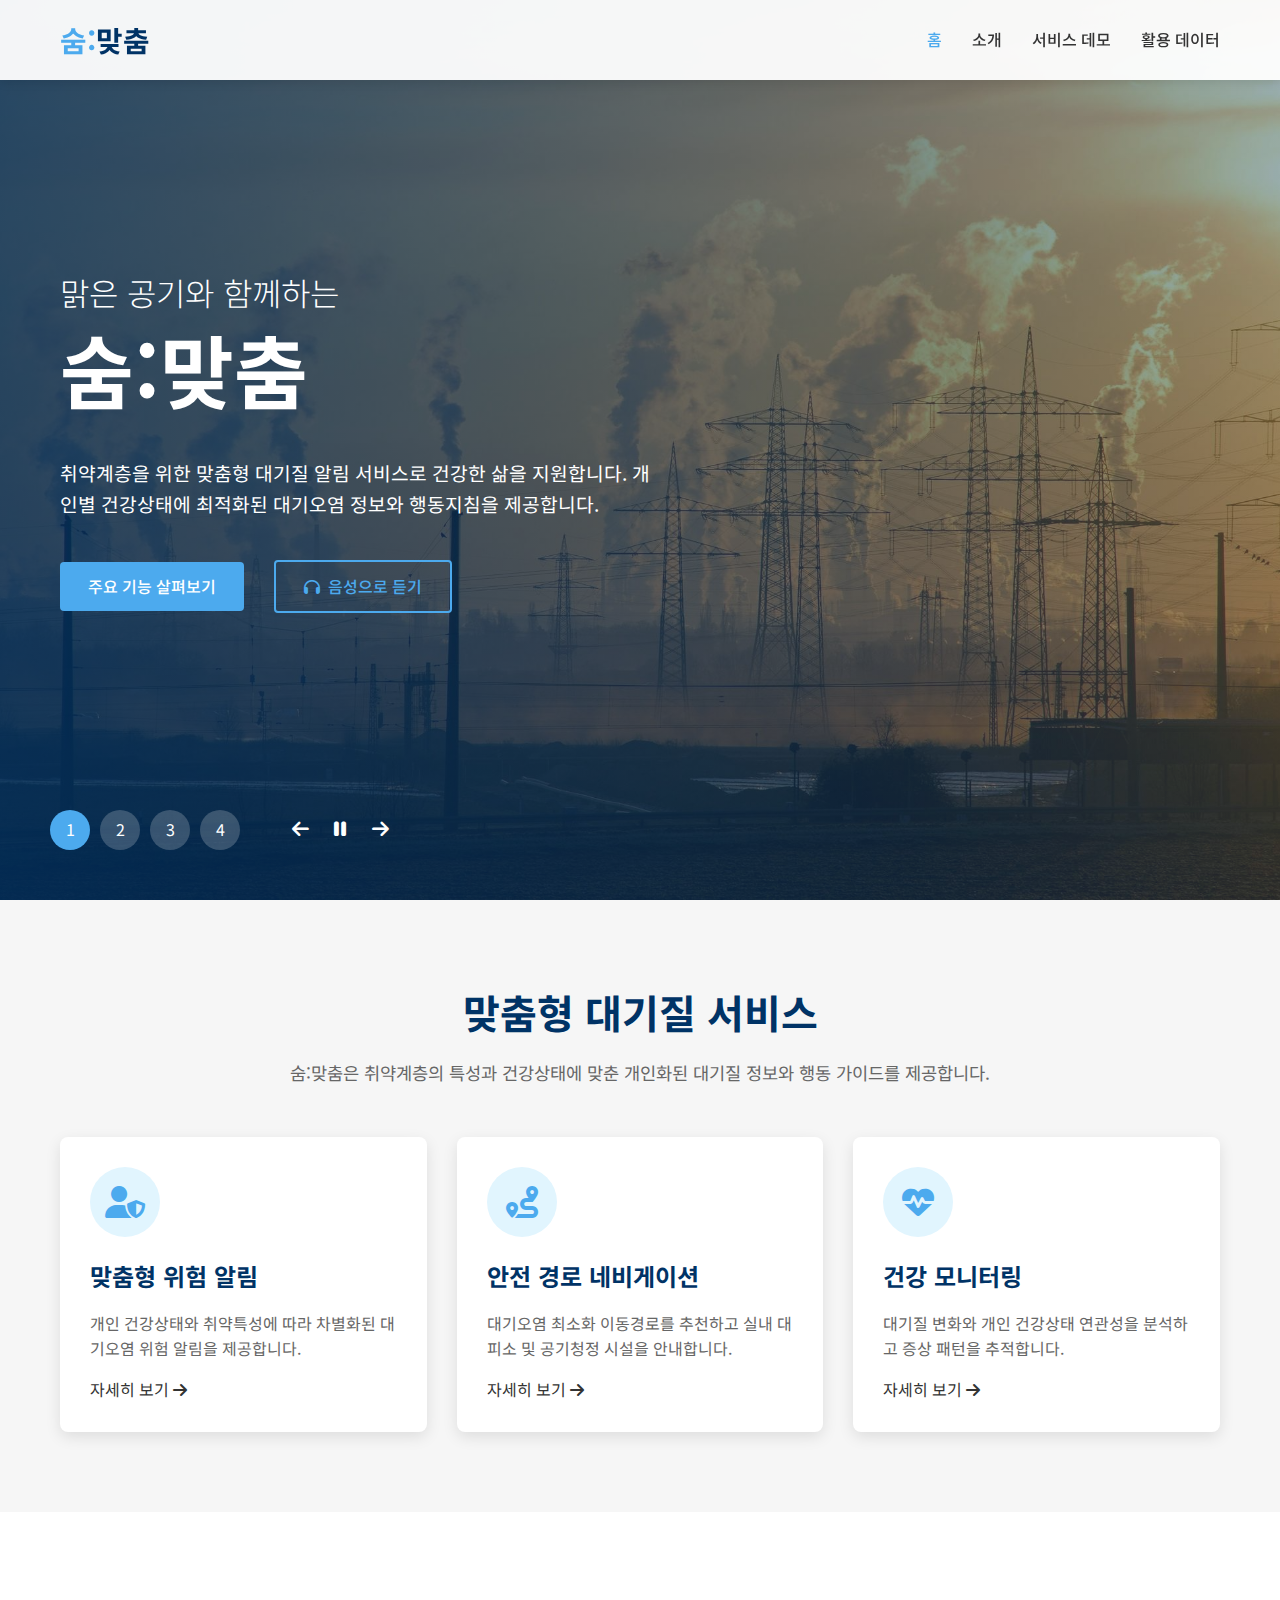
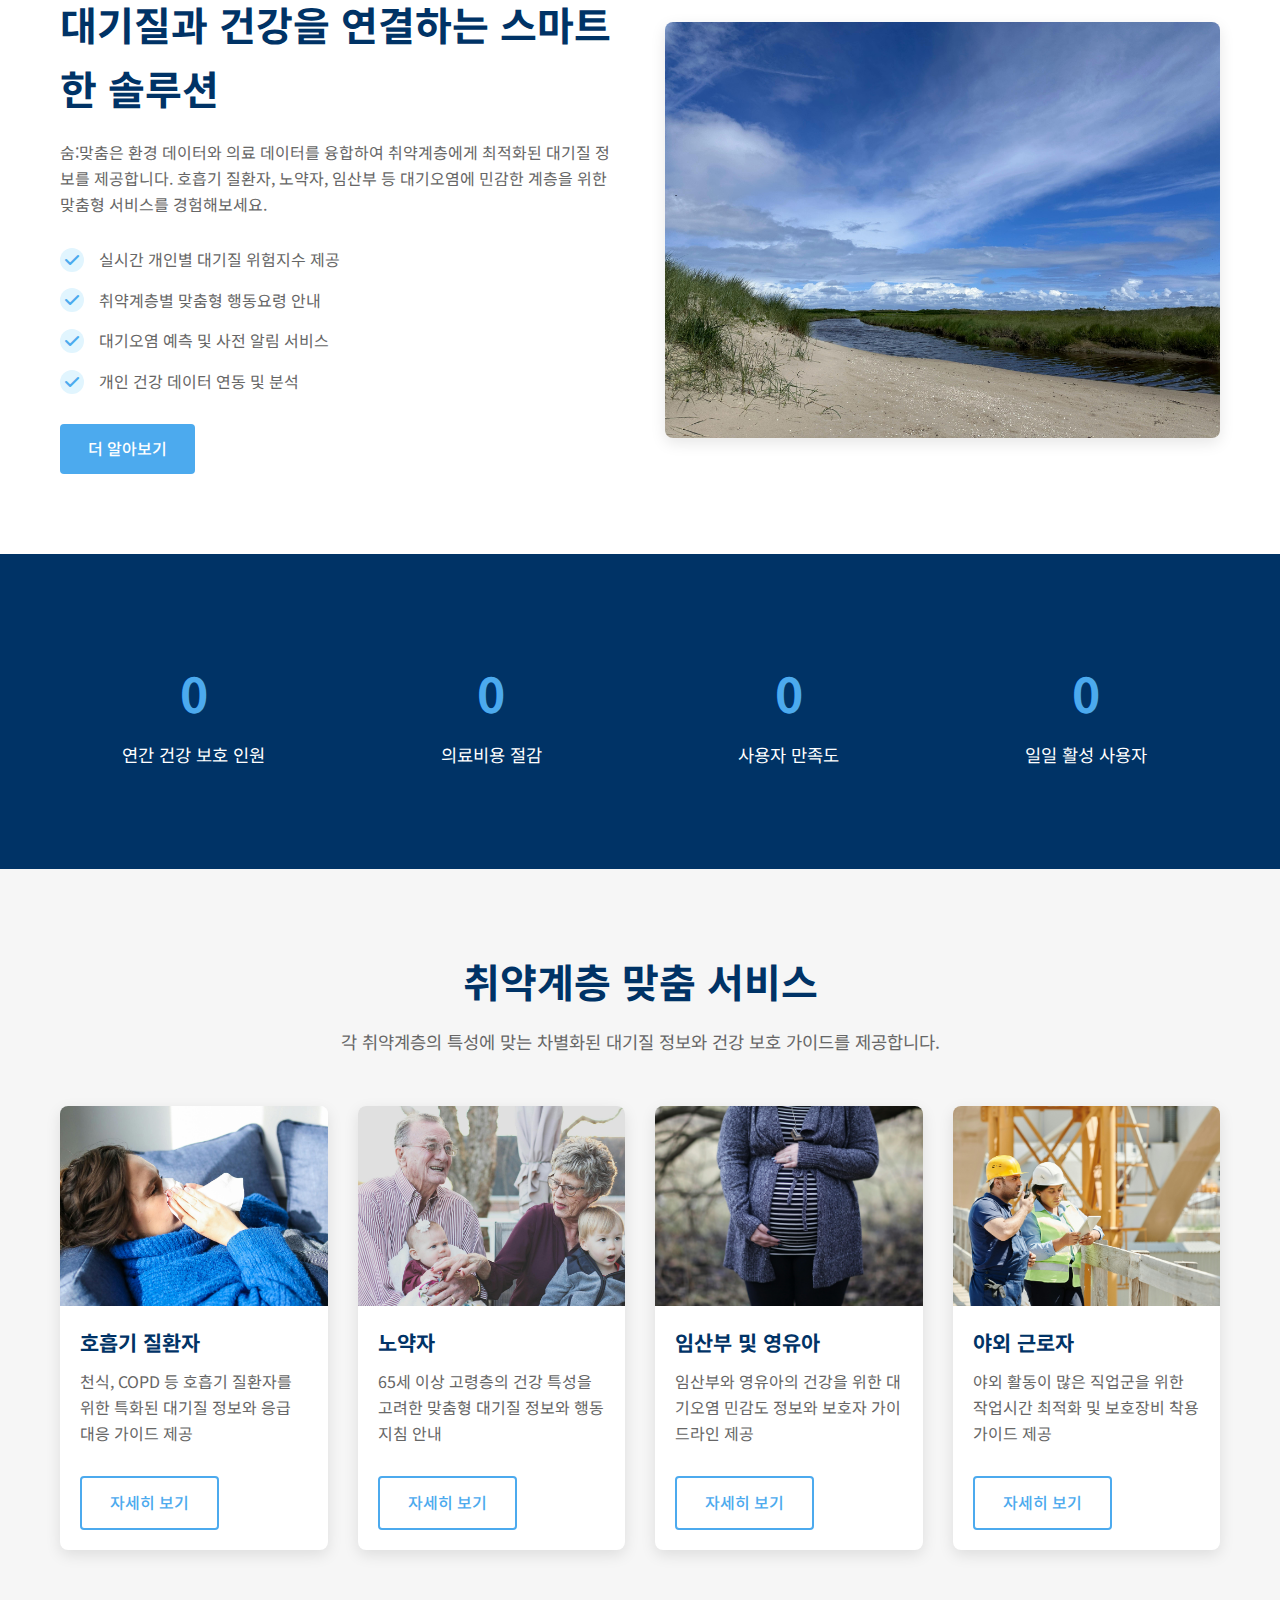
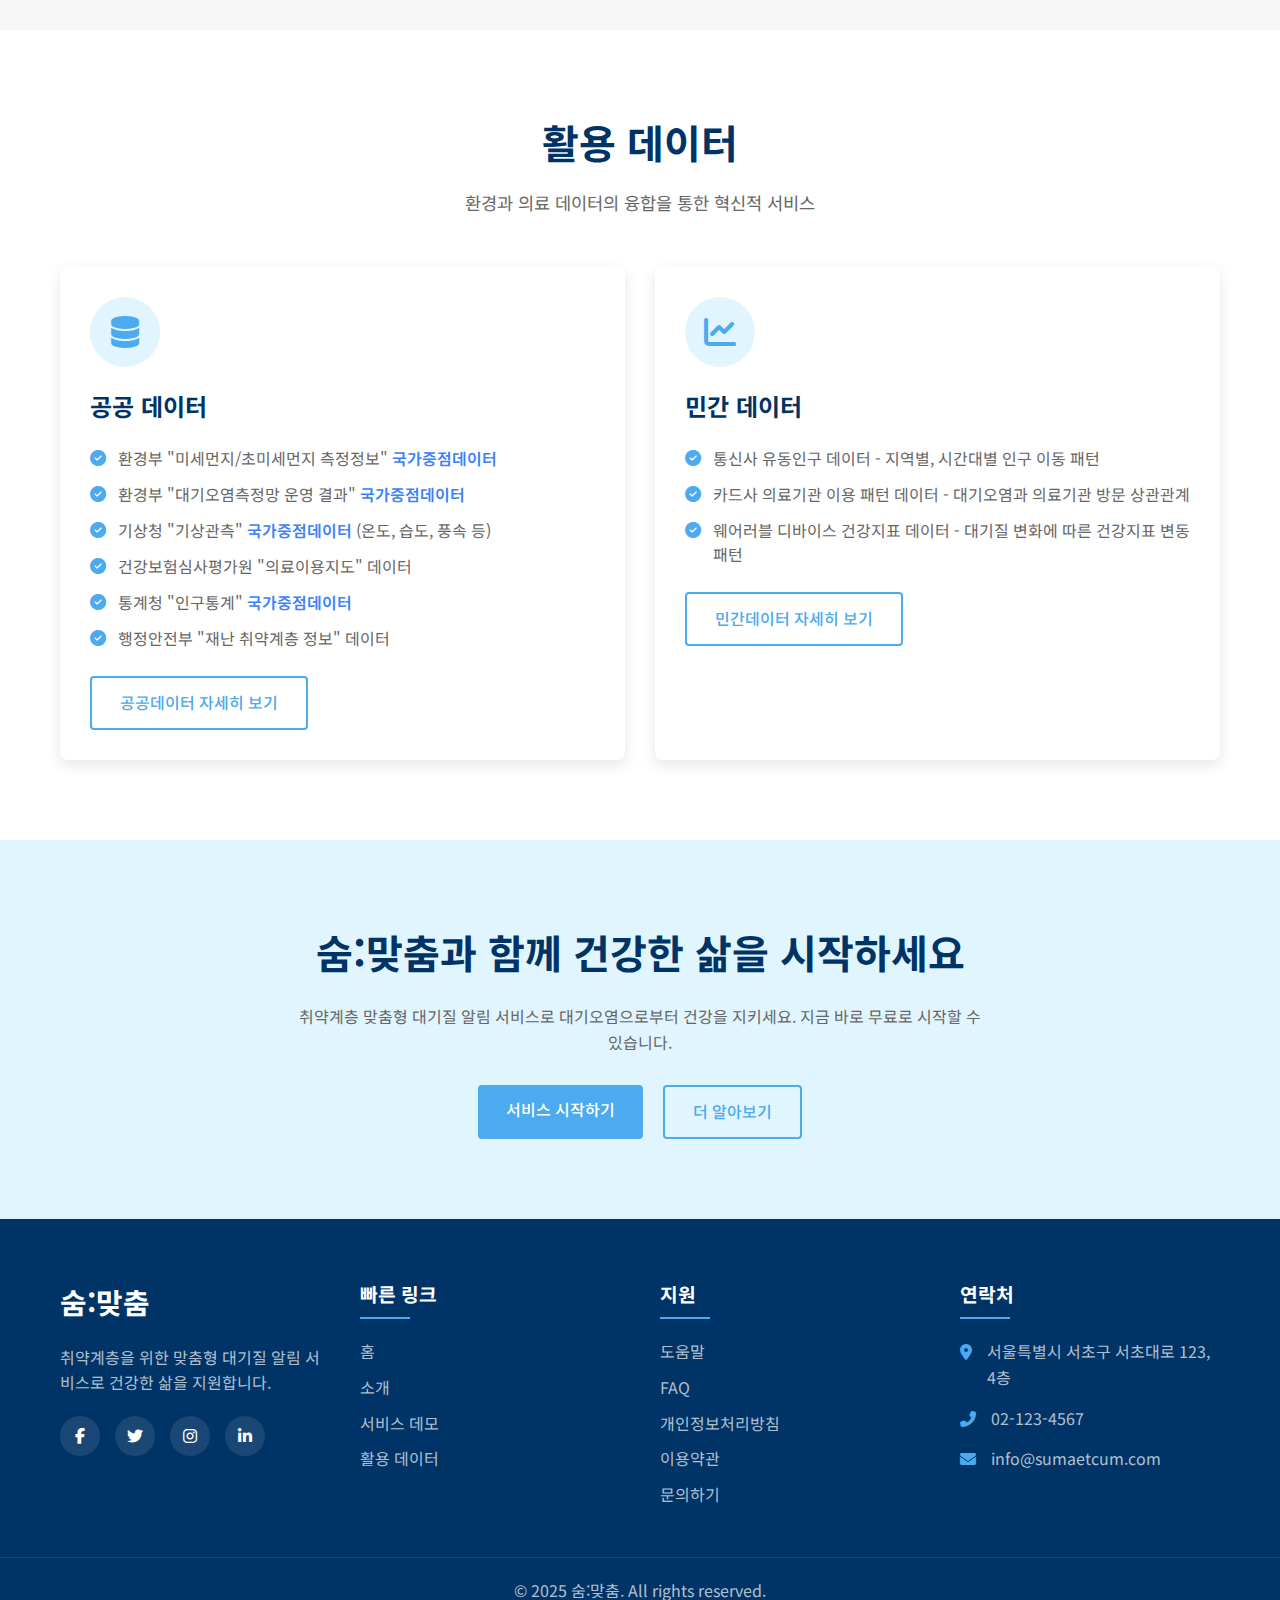
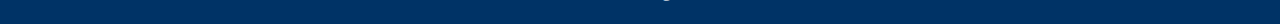
<file: index.html>
<!DOCTYPE html>
<html lang="ko">
<head>
    <meta charset="UTF-8">
    <meta name="viewport" content="width=device-width, initial-scale=1.0">
    <title>숨:맞춤 - 취약계층 맞춤형 대기질 알림 서비스</title>
    <link rel="stylesheet" href="https://cdnjs.cloudflare.com/ajax/libs/font-awesome/6.4.0/css/all.min.css">
    <link href="https://fonts.googleapis.com/css2?family=Noto+Sans+KR:wght@300;400;500;700&display=swap" rel="stylesheet">
    <style>
        /* 전역 스타일 */
        :root {
            --primary-color: #4CAAEE;
            --secondary-color: #45D09E;
            --dark-blue: #003366;
            --light-blue: #E1F5FE;
            --dark-gray: #333;
            --medium-gray: #666;
            --light-gray: #f6f6f6;
            --white: #fff;
            --shadow: 0 5px 15px rgba(0, 0, 0, 0.1);
        }

        * {
            margin: 0;
            padding: 0;
            box-sizing: border-box;
        }

        body {
            font-family: 'Noto Sans KR', sans-serif;
            line-height: 1.6;
            color: var(--dark-gray);
            overflow-x: hidden;
        }

        a {
            text-decoration: none;
            color: inherit;
        }

        ul {
            list-style: none;
        }

        .container {
            max-width: 1200px;
            margin: 0 auto;
            padding: 0 20px;
        }

        .section {
            padding: 80px 0;
        }

        .section-title {
            text-align: center;
            margin-bottom: 50px;
        }

        .section-title h2 {
            font-size: 2.5rem;
            margin-bottom: 15px;
            color: var(--dark-blue);
        }

        .section-title p {
            font-size: 1.1rem;
            color: var(--medium-gray);
            max-width: 700px;
            margin: 0 auto;
        }

        .btn {
            display: inline-block;
            padding: 12px 28px;
            font-size: 1rem;
            font-weight: 500;
            border-radius: 4px;
            cursor: pointer;
            transition: all 0.3s ease;
            text-align: center;
        }

        .btn-primary {
            background-color: var(--primary-color);
            color: var(--white);
            border: none;
        }

        .btn-primary:hover {
            background-color: #3b99dd;
            transform: translateY(-2px);
            box-shadow: var(--shadow);
        }

        .btn-secondary {
            background-color: transparent;
            color: var(--primary-color);
            border: 2px solid var(--primary-color);
        }

        .btn-secondary:hover {
            background-color: var(--primary-color);
            color: var(--white);
            transform: translateY(-2px);
            box-shadow: var(--shadow);
        }

        /* 헤더 스타일 */
        .header {
            position: fixed;
            top: 0;
            left: 0;
            width: 100%;
            background-color: rgba(255, 255, 255, 0.95);
            box-shadow: 0 2px 10px rgba(0, 0, 0, 0.1);
            z-index: 1000;
            transition: all 0.3s ease;
        }

        .header.scrolled {
            background-color: var(--white);
        }

        .header-container {
            display: flex;
            justify-content: space-between;
            align-items: center;
            height: 80px;
        }

        .logo {
            font-size: 1.8rem;
            font-weight: 700;
            color: var(--primary-color);
        }

        .logo span {
            color: var(--dark-blue);
        }

        .nav-menu {
            display: flex;
        }

        .nav-menu li {
            margin-left: 30px;
        }

        .nav-menu li a {
            font-size: 1rem;
            font-weight: 500;
            color: var(--dark-gray);
            transition: color 0.3s ease;
        }

        .nav-menu li a:hover,
        .nav-menu li a.active {
            color: var(--primary-color);
        }

        .mobile-toggle {
            display: none;
            font-size: 1.5rem;
            cursor: pointer;
        }

        /* 히어로 섹션 스타일 */
        .hero-section {
            position: relative;
            width: 100%;
            height: 100vh;
            min-height: 600px;
            overflow: hidden;
            color: var(--white);
            padding-top: 80px;
        }

        .hero-slide {
            position: absolute;
            top: 0;
            left: 0;
            width: 100%;
            height: 100%;
            opacity: 0;
            transition: opacity 1s ease;
            z-index: 1;
        }

        .hero-slide.active {
            opacity: 1;
            z-index: 2;
        }

        .hero-background {
            position: absolute;
            top: 0;
            left: 0;
            width: 100%;
            height: 100%;
            background-size: cover;
            background-position: center;
        }

        .hero-overlay {
            position: absolute;
            top: 0;
            left: 0;
            width: 100%;
            height: 100%;
            background: linear-gradient(to right, rgba(0, 51, 102, 0.8), rgba(0, 51, 102, 0.4));
        }

        .hero-content {
            position: relative;
            max-width: 1200px;
            margin: 0 auto;
            padding: 0 20px;
            height: 100%;
            display: flex;
            flex-direction: column;
            justify-content: center;
            padding-bottom: 100px;
            z-index: 10;
        }

        .hero-title {
            display: flex;
            flex-direction: column;
            margin-bottom: 20px;
        }

        .title-top {
            font-size: 2rem;
            font-weight: 300;
            margin-bottom: 10px;
        }

        .title-main {
            font-size: 5rem;
            font-weight: 700;
            line-height: 1;
            margin-bottom: 30px;
        }

        .hero-description {
            font-size: 1.2rem;
            max-width: 600px;
            margin-bottom: 40px;
        }

        .hero-cta {
            display: flex;
            flex-wrap: wrap;
            gap: 15px;
            align-items: center;
        }

        .hero-slider-nav {
            position: absolute;
            bottom: 50px;
            left: 50px;
            display: flex;
            align-items: center;
            z-index: 10;
        }

        .slider-dots {
            display: flex;
            margin-right: 30px;
        }

        .slider-dots .dot {
            width: 40px;
            height: 40px;
            display: flex;
            align-items: center;
            justify-content: center;
            border-radius: 50%;
            margin-right: 10px;
            background-color: rgba(255, 255, 255, 0.2);
            cursor: pointer;
            transition: all 0.3s ease;
        }

        .slider-dots .dot.active {
            background-color: var(--primary-color);
        }

        .slider-arrows {
            display: flex;
        }

        .slider-arrows .arrow {
            width: 40px;
            height: 40px;
            border: none;
            background: none;
            color: var(--white);
            font-size: 1.2rem;
            cursor: pointer;
            transition: all 0.3s ease;
        }

        .slider-arrows .arrow:hover {
            color: var(--primary-color);
        }

        /* 특징 섹션 스타일 */
        .features {
            background-color: var(--light-gray);
        }

        .features-container {
            display: grid;
            grid-template-columns: repeat(auto-fit, minmax(300px, 1fr));
            gap: 30px;
        }

        .feature-card {
            background-color: var(--white);
            border-radius: 8px;
            padding: 30px;
            box-shadow: var(--shadow);
            transition: transform 0.3s ease;
        }

        .feature-card:hover {
            transform: translateY(-10px);
        }

        .feature-icon {
            width: 70px;
            height: 70px;
            background-color: var(--light-blue);
            border-radius: 50%;
            display: flex;
            align-items: center;
            justify-content: center;
            margin-bottom: 20px;
            color: var(--primary-color);
            font-size: 2rem;
        }

        .feature-title {
            font-size: 1.5rem;
            margin-bottom: 15px;
            color: var(--dark-blue);
        }

        .feature-description {
            color: var(--medium-gray);
            margin-bottom: 15px;
        }

        /* 앱 소개 섹션 스타일 */
        .app-showcase {
            position: relative;
            overflow: hidden;
        }

        .app-showcase-container {
            display: flex;
            flex-wrap: wrap;
            align-items: center;
        }

        .app-content {
            flex: 1;
            min-width: 300px;
            padding-right: 50px;
        }

        .app-title {
            font-size: 2.5rem;
            margin-bottom: 20px;
            color: var(--dark-blue);
        }

        .app-description {
            color: var(--medium-gray);
            margin-bottom: 30px;
        }

        .app-features-list {
            margin-bottom: 30px;
        }

        .app-feature-item {
            display: flex;
            align-items: center;
            margin-bottom: 15px;
        }

        .app-feature-icon {
            width: 24px;
            height: 24px;
            background-color: var(--light-blue);
            border-radius: 50%;
            display: flex;
            align-items: center;
            justify-content: center;
            margin-right: 15px;
            color: var(--primary-color);
        }

        .app-feature-text {
            color: var(--medium-gray);
        }

        .app-image {
            flex: 1;
            min-width: 300px;
            text-align: center;
        }

        .app-image img {
            max-width: 100%;
            height: auto;
            box-shadow: var(--shadow);
            border-radius: 8px;
        }

        /* 통계 섹션 스타일 */
        .stats {
            background-color: var(--dark-blue);
            color: var(--white);
        }

        .stats-container {
            display: grid;
            grid-template-columns: repeat(auto-fit, minmax(200px, 1fr));
            gap: 30px;
            text-align: center;
        }

        .stat-item {
            padding: 20px;
        }

        .stat-number {
            font-size: 3rem;
            font-weight: 700;
            margin-bottom: 10px;
            color: var(--primary-color);
        }

        .stat-text {
            font-size: 1.1rem;
        }

        /* 취약계층 섹션 스타일 */
        .vulnerable-groups {
            background-color: var(--light-gray);
        }

        .groups-container {
            display: grid;
            grid-template-columns: repeat(auto-fit, minmax(250px, 1fr));
            gap: 30px;
        }

        .group-card {
            background-color: var(--white);
            border-radius: 8px;
            overflow: hidden;
            box-shadow: var(--shadow);
            transition: transform 0.3s ease;
        }

        .group-card:hover {
            transform: translateY(-10px);
        }

        .group-image {
            height: 200px;
            overflow: hidden;
        }

        .group-image img {
            width: 100%;
            height: 100%;
            object-fit: cover;
            transition: transform 0.3s ease;
        }

        .group-card:hover .group-image img {
            transform: scale(1.1);
        }

        .group-content {
            padding: 20px;
        }

        .group-title {
            font-size: 1.3rem;
            margin-bottom: 10px;
            color: var(--dark-blue);
        }

        .group-description {
            color: var(--medium-gray);
            margin-bottom: 15px;
        }

        /* CTA 섹션 스타일 */
        .cta {
            background-color: var(--light-blue);
            text-align: center;
        }

        .cta-title {
            font-size: 2.5rem;
            margin-bottom: 20px;
            color: var(--dark-blue);
        }

        .cta-description {
            color: var(--medium-gray);
            margin-bottom: 30px;
            max-width: 700px;
            margin-left: auto;
            margin-right: auto;
        }

        .cta-buttons {
            display: flex;
            justify-content: center;
            gap: 20px;
        }

        /* 푸터 스타일 */
        .footer {
            background-color: var(--dark-blue);
            color: var(--white);
            padding: 60px 0 20px;
        }

        .footer-container {
            display: grid;
            grid-template-columns: repeat(auto-fit, minmax(200px, 1fr));
            gap: 40px;
        }

        .footer-logo {
            font-size: 1.8rem;
            font-weight: 700;
            margin-bottom: 20px;
        }

        .footer-description {
            color: rgba(255, 255, 255, 0.7);
            margin-bottom: 20px;
        }

        .footer-social {
            display: flex;
            gap: 15px;
        }

        .social-icon {
            width: 40px;
            height: 40px;
            background-color: rgba(255, 255, 255, 0.1);
            display: flex;
            align-items: center;
            justify-content: center;
            border-radius: 50%;
            color: var(--white);
            transition: all 0.3s ease;
        }

        .social-icon:hover {
            background-color: var(--primary-color);
        }

        .footer-title {
            font-size: 1.2rem;
            margin-bottom: 20px;
            position: relative;
            padding-bottom: 10px;
        }

        .footer-title::after {
            content: '';
            position: absolute;
            bottom: 0;
            left: 0;
            width: 50px;
            height: 2px;
            background-color: var(--primary-color);
        }

        .footer-links li {
            margin-bottom: 10px;
        }

        .footer-links a {
            color: rgba(255, 255, 255, 0.7);
            transition: color 0.3s ease;
        }

        .footer-links a:hover {
            color: var(--primary-color);
        }

        .footer-contact li {
            display: flex;
            align-items: flex-start;
            margin-bottom: 15px;
            color: rgba(255, 255, 255, 0.7);
        }

        .contact-icon {
            margin-right: 15px;
            color: var(--primary-color);
        }

        .copyright {
            text-align: center;
            margin-top: 40px;
            padding-top: 20px;
            border-top: 1px solid rgba(255, 255, 255, 0.1);
            color: rgba(255, 255, 255, 0.7);
        }

        /* 활용 데이터 섹션 스타일 */
    .bg-blue-50 {
        background-color: #ebf8ff;
    }
    
    .bg-blue-100 {
        background-color: #bee3f8;
    }
    
    .bg-blue-200 {
        background-color: #90cdf4;
    }
    
    .bg-blue-500 {
        background-color: #4299e1;
    }
    
    .bg-blue-600 {
        background-color: #3182ce;
    }
    
    .bg-blue-700 {
        background-color: #2b6cb0;
    }
    
    .text-blue-600 {
        color: #3182ce;
    }
    
    .text-blue-700 {
        color: #2b6cb0;
    }
    
    .text-green-400 {
        color: #68d391;
    }
    
    .text-green-500 {
        color: #48bb78;
    }
    
    .text-green-700 {
        color: #2f855a;
    }
    
    .bg-green-50 {
        background-color: #f0fff4;
    }
    
    .bg-green-200 {
        background-color: #9ae6b4;
    }
    
    .text-red-700 {
        color: #c53030;
    }
    
    .bg-red-50 {
        background-color: #fff5f5;
    }
    
    .bg-red-200 {
        background-color: #fed7d7;
    }
    
    .border-l-4 {
        border-left-width: 4px;
    }
    
    .border-blue-500 {
        border-color: #4299e1;
    }
    
    .border-blue-200 {
        border-color: #90cdf4;
    }
    
    .border-green-200 {
        border-color: #9ae6b4;
    }
    
    .border-red-200 {
        border-color: #fed7d7;
    }
    
    .hover\:shadow-xl:hover {
        box-shadow: 0 20px 25px -5px rgba(0, 0, 0, 0.1), 0 10px 10px -5px rgba(0, 0, 0, 0.04);
    }
    
    .transition-shadow {
        transition-property: box-shadow;
        transition-timing-function: cubic-bezier(0.4, 0, 0.2, 1);
        transition-duration: 150ms;
    }
    
    .space-y-4 > * + * {
        margin-top: 1rem;
    }
    
    .space-y-2 > * + * {
        margin-top: 0.5rem;
    }
    
    .feature-list {
        margin-top: 15px;
        padding-left: 0;
    }
    
    .feature-list li {
        position: relative;
        padding: 6px 0 6px 28px;
        line-height: 1.5;
        color: var(--medium-gray);
    }
    
    .feature-list li:before {
        content: '\f058';
        font-family: 'Font Awesome 5 Free';
        font-weight: 900;
        position: absolute;
        left: 0;
        top: 6px;
        color: var(--primary-color);
    }
    
    .feature-list li strong {
        color: #3b82f6;
        font-weight: 600;
    }
    
    /* 반응형 스타일 */
        @media screen and (max-width: 992px) {
            .title-main {
                font-size: 4rem;
            }

            .hero-slider-nav {
                left: 20px;
            }

            .app-content {
                padding-right: 0;
                margin-bottom: 30px;
            }
        }

        @media screen and (max-width: 768px) {
            .header-container {
                height: 70px;
            }

            .mobile-toggle {
                display: block;
            }

            .nav-menu {
                position: fixed;
                top: 70px;
                left: -100%;
                width: 80%;
                height: calc(100vh - 70px);
                background-color: var(--white);
                flex-direction: column;
                align-items: center;
                padding: 40px 0;
                transition: all 0.3s ease;
                box-shadow: 2px 0 10px rgba(0, 0, 0, 0.1);
            }

            .nav-menu.active {
                left: 0;
            }

            .nav-menu li {
                margin: 0 0 20px 0;
            }

            .title-top {
                font-size: 1.5rem;
            }

            .title-main {
                font-size: 3rem;
            }

            .hero-description {
                font-size: 1rem;
            }

            .hero-cta {
                flex-direction: column;
                align-items: stretch;
            }

            .hero-cta .btn {
                margin-left: 0 !important;
                width: 100%;
                margin-bottom: 10px;
            }

            .slider-dots .dot {
                width: 30px;
                height: 30px;
            }

            .section {
                padding: 60px 0;
            }

            .section-title h2 {
                font-size: 2rem;
            }

            .cta-title {
                font-size: 2rem;
            }

            .cta-buttons {
                flex-direction: column;
                align-items: center;
            }

            .btn {
                width: 100%;
                max-width: 300px;
                margin-bottom: 15px;
            }
        }

        @media screen and (max-width: 576px) {
            .title-main {
                font-size: 2.5rem;
            }

            .hero-slider-nav {
                bottom: 30px;
            }

            .stat-number {
                font-size: 2.5rem;
            }
        }
    </style>
</head>
<body>
    <!-- 헤더 섹션 -->
    <header class="header">
        <div class="container header-container">
            <a href="#" class="logo">숨:<span>맞춤</span></a>
            <div class="mobile-toggle">
                <i class="fas fa-bars"></i>
            </div>
            <ul class="nav-menu">
                <li><a href="index.html" class="active">홈</a></li> 
                <li><a href="about.html">소개</a></li>
                <li><a href="demo.html">서비스 데모</a></li>
                <li><a href="data.html">활용 데이터</a></li> 
            </ul>
        </div>
    </header>

    <!-- 히어로 섹션 -->
    <section class="hero-section">
        <!-- 슬라이드 1 -->
        <div class="hero-slide active">
            <div class="hero-background" style="background-image: url('assets/images/pexels-pixabay-221012.jpg');"></div>
            <div class="hero-overlay"></div>
        </div>
        
        <!-- 슬라이드 2 -->
        <div class="hero-slide">
            <div class="hero-background" style="background-image: url('assets/images/pexels-pixabay-459728.jpg');"></div>
            <div class="hero-overlay"></div>
        </div>
        
        <!-- 슬라이드 3 -->
        <div class="hero-slide">
            <div class="hero-background" style="background-image: url('assets/images/pexels-pixabay-531767.jpg');"></div>
            <div class="hero-overlay"></div>
        </div>
        
        <!-- 슬라이드 4 -->
        <div class="hero-slide">
            <div class="hero-background" style="background-image: url('assets/images/pexels-tim-witzdam-1081250691-32079710.jpg');"></div>
            <div class="hero-overlay"></div>
        </div>

        <div class="hero-content">
            <div class="hero-title">
                <span class="title-top">맑은 공기와 함께하는</span>
                <span class="title-main">숨:맞춤</span>
            </div>
            <p class="hero-description">취약계층을 위한 맞춤형 대기질 알림 서비스로 건강한 삶을 지원합니다. 개인별 건강상태에 최적화된 대기오염 정보와 행동지침을 제공합니다.</p>
            <div class="hero-cta">
                <a href="about.html" class="btn btn-primary">주요 기능 살펴보기</a>
                <a href="https://notebooklm.google.com/notebook/8e96f098-a3b5-4c3f-8d09-0490e137a37e/audio" target="_blank" class="btn btn-secondary" style="margin-left: 15px;">
                    <i class="fas fa-headphones" style="margin-right: 8px;"></i>음성으로 듣기
                </a>
            </div>
        </div>

        <div class="hero-slider-nav">
            <div class="slider-dots">
                <span class="dot active">1</span>
                <span class="dot">2</span>
                <span class="dot">3</span>
                <span class="dot">4</span>
            </div>
            <div class="slider-arrows">
                <button class="arrow prev"><i class="fas fa-arrow-left"></i></button>
                <button class="arrow pause"><i class="fas fa-pause"></i></button>
                <button class="arrow next"><i class="fas fa-arrow-right"></i></button>
            </div>
        </div>
    </section>

    <!-- 특징 섹션 -->
    <section id="features" class="section features">
        <div class="container">
            <div class="section-title">
                <h2>맞춤형 대기질 서비스</h2>
                <p>숨:맞춤은 취약계층의 특성과 건강상태에 맞춘 개인화된 대기질 정보와 행동 가이드를 제공합니다.</p>
            </div>
            <div class="features-container">
                <div class="feature-card">
                    <div class="feature-icon">
                        <i class="fas fa-user-shield"></i>
                    </div>
                    <h3 class="feature-title">맞춤형 위험 알림</h3>
                    <p class="feature-description">개인 건강상태와 취약특성에 따라 차별화된 대기오염 위험 알림을 제공합니다.</p>
                    <a href="about.html#customized-alerts" class="feature-link">자세히 보기 <i class="fas fa-arrow-right"></i></a>
                </div>
                <div class="feature-card">
                    <div class="feature-icon">
                        <i class="fas fa-route"></i>
                    </div>
                    <h3 class="feature-title">안전 경로 네비게이션</h3>
                    <p class="feature-description">대기오염 최소화 이동경로를 추천하고 실내 대피소 및 공기청정 시설을 안내합니다.</p>
                    <a href="demo.html#navigation" class="feature-link">자세히 보기 <i class="fas fa-arrow-right"></i></a>
                </div>
                <div class="feature-card">
                    <div class="feature-icon">
                        <i class="fas fa-heartbeat"></i>
                    </div>
                    <h3 class="feature-title">건강 모니터링</h3>
                    <p class="feature-description">대기질 변화와 개인 건강상태 연관성을 분석하고 증상 패턴을 추적합니다.</p>
                    <a href="demo.html#monitoring" class="feature-link">자세히 보기 <i class="fas fa-arrow-right"></i></a>
                </div>
            </div>
        </div>
    </section>

    <!-- 앱 소개 섹션 -->
    <section id="app-showcase" class="section app-showcase">
        <div class="container app-showcase-container">
            <div class="app-content">
                <h2 class="app-title">대기질과 건강을 연결하는 스마트한 솔루션</h2>
                <p class="app-description">숨:맞춤은 환경 데이터와 의료 데이터를 융합하여 취약계층에게 최적화된 대기질 정보를 제공합니다. 호흡기 질환자, 노약자, 임산부 등 대기오염에 민감한 계층을 위한 맞춤형 서비스를 경험해보세요.</p>
                <ul class="app-features-list">
                    <li class="app-feature-item">
                        <div class="app-feature-icon">
                            <i class="fas fa-check"></i>
                        </div>
                        <span class="app-feature-text">실시간 개인별 대기질 위험지수 제공</span>
                    </li>
                    <li class="app-feature-item">
                        <div class="app-feature-icon">
                            <i class="fas fa-check"></i>
                        </div>
                        <span class="app-feature-text">취약계층별 맞춤형 행동요령 안내</span>
                    </li>
                    <li class="app-feature-item">
                        <div class="app-feature-icon">
                            <i class="fas fa-check"></i>
                        </div>
                        <span class="app-feature-text">대기오염 예측 및 사전 알림 서비스</span>
                    </li>
                    <li class="app-feature-item">
                        <div class="app-feature-icon">
                            <i class="fas fa-check"></i>
                        </div>
                        <span class="app-feature-text">개인 건강 데이터 연동 및 분석</span>
                    </li>
                </ul>
                <a href="about.html" class="btn btn-primary">더 알아보기</a>
            </div>
            <div class="app-image">
                <img src="assets/images/pexels-jundine-2151827663-32105519.jpg" alt="숨:맞춤 앱 화면">
            </div>
        </div>
    </section>

    <!-- 통계 섹션 -->
    <section class="section stats">
        <div class="container">
            <div class="stats-container">
                <div class="stat-item">
                    <div class="stat-number" data-count="10000" data-suffix="+명">0</div>
                    <div class="stat-text">연간 건강 보호 인원</div>
                </div>
                <div class="stat-item">
                    <div class="stat-number" data-count="50" data-suffix="억원">0</div>
                    <div class="stat-text">의료비용 절감</div>
                </div>
                <div class="stat-item">
                    <div class="stat-number" data-count="98" data-suffix="%">0</div>
                    <div class="stat-text">사용자 만족도</div>
                </div>
                <div class="stat-item">
                    <div class="stat-number" data-count="3500" data-suffix="+명">0</div>
                    <div class="stat-text">일일 활성 사용자</div>
                </div>
            </div>
        </div>
    </section>

    <!-- 취약계층 섹션 -->
    <section id="vulnerable-groups" class="section vulnerable-groups">
        <div class="container">
            <div class="section-title">
                <h2>취약계층 맞춤 서비스</h2>
                <p>각 취약계층의 특성에 맞는 차별화된 대기질 정보와 건강 보호 가이드를 제공합니다.</p>
            </div>
            <div class="groups-container">
                <div class="group-card">
                    <div class="group-image">
                        <img src="assets/images/pexels-polina-tankilevitch-3873179.jpg" alt="호흡기 질환자">
                    </div>
                    <div class="group-content">
                        <h3 class="group-title">호흡기 질환자</h3>
                        <p class="group-description">천식, COPD 등 호흡기 질환자를 위한 특화된 대기질 정보와 응급 대응 가이드 제공</p>
                        <a href="about.html#respiratory-patients" class="btn btn-secondary" style="margin-top: 15px;">자세히 보기</a>
                    </div>
                </div>
                <div class="group-card">
                    <div class="group-image">
                        <img src="assets/images/pexels-pixabay-302083.jpg" alt="노약자">
                    </div>
                    <div class="group-content">
                        <h3 class="group-title">노약자</h3>
                        <p class="group-description">65세 이상 고령층의 건강 특성을 고려한 맞춤형 대기질 정보와 행동지침 안내</p>
                        <a href="about.html#elderly" class="btn btn-secondary" style="margin-top: 15px;">자세히 보기</a>
                    </div>
                </div>
                <div class="group-card">
                    <div class="group-image">
                        <img src="assets/images/pexels-leah-newhouse-50725-952597.jpg" alt="임산부 및 영유아">
                    </div>
                    <div class="group-content">
                        <h3 class="group-title">임산부 및 영유아</h3>
                        <p class="group-description">임산부와 영유아의 건강을 위한 대기오염 민감도 정보와 보호자 가이드라인 제공</p>
                        <a href="about.html#pregnant-infants" class="btn btn-secondary" style="margin-top: 15px;">자세히 보기</a>
                    </div>
                </div>
                <div class="group-card">
                    <div class="group-image">
                        <img src="assets/images/pexels-mikael-blomkvist-8961131.jpg" alt="야외 근로자">
                    </div>
                    <div class="group-content">
                        <h3 class="group-title">야외 근로자</h3>
                        <p class="group-description">야외 활동이 많은 직업군을 위한 작업시간 최적화 및 보호장비 착용 가이드 제공</p>
                        <a href="about.html#outdoor-workers" class="btn btn-secondary" style="margin-top: 15px;">자세히 보기</a>
                    </div>
                </div>
            </div>
        </div>
    </section>

    <!-- 활용 데이터 섹션 -->
    <section id="data-usage" class="section bg-gray-50">
        <div class="container">
            <div class="section-title">
                <h2>활용 데이터</h2>
                <p>환경과 의료 데이터의 융합을 통한 혁신적 서비스</p>
            </div>
            
            <div class="features-container">
                <div class="feature-card">
                    <div class="feature-icon">
                        <i class="fas fa-database"></i>
                    </div>
                    <h3 class="feature-title">공공 데이터</h3>
                    <ul class="feature-list">
                        <li>환경부 "미세먼지/초미세먼지 측정정보" <strong>국가중점데이터</strong></li>
                        <li>환경부 "대기오염측정망 운영 결과" <strong>국가중점데이터</strong></li>
                        <li>기상청 "기상관측" <strong>국가중점데이터</strong> (온도, 습도, 풍속 등)</li>
                        <li>건강보험심사평가원 "의료이용지도" 데이터</li>
                        <li>통계청 "인구통계" <strong>국가중점데이터</strong></li>
                        <li>행정안전부 "재난 취약계층 정보" 데이터</li>
                    </ul>
                    <a href="data.html#public-data" class="btn btn-secondary" style="margin-top: 20px;">공공데이터 자세히 보기</a>
                </div>
                
                <div class="feature-card">
                    <div class="feature-icon">
                        <i class="fas fa-chart-line"></i>
                    </div>
                    <h3 class="feature-title">민간 데이터</h3>
                    <ul class="feature-list">
                        <li>통신사 유동인구 데이터 - 지역별, 시간대별 인구 이동 패턴</li>
                        <li>카드사 의료기관 이용 패턴 데이터 - 대기오염과 의료기관 방문 상관관계</li>
                        <li>웨어러블 디바이스 건강지표 데이터 - 대기질 변화에 따른 건강지표 변동 패턴</li>
                    </ul>
                    <a href="data.html#private-data" class="btn btn-secondary" style="margin-top: 20px;">민간데이터 자세히 보기</a>
                </div>
            </div>
        </div>
    </section>

    <!-- CTA 섹션 -->
    <section id="cta" class="section cta">
        <div class="container">
            <h2 class="cta-title">숨:맞춤과 함께 건강한 삶을 시작하세요</h2>
            <p class="cta-description">취약계층 맞춤형 대기질 알림 서비스로 대기오염으로부터 건강을 지키세요. 지금 바로 무료로 시작할 수 있습니다.</p>
            <div class="cta-buttons">
                <a href="demo.html" class="btn btn-primary">서비스 시작하기</a>
                <a href="about.html" class="btn btn-secondary">더 알아보기</a>
            </div>
        </div>
    </section>

    <!-- 푸터 섹션 -->
    <footer class="footer">
        <div class="container footer-container">
            <div class="footer-about">
                <div class="footer-logo">숨:맞춤</div>
                <p class="footer-description">취약계층을 위한 맞춤형 대기질 알림 서비스로 건강한 삶을 지원합니다.</p>
                <div class="footer-social">
                    <a href="#" class="social-icon"><i class="fab fa-facebook-f"></i></a>
                    <a href="#" class="social-icon"><i class="fab fa-twitter"></i></a>
                    <a href="#" class="social-icon"><i class="fab fa-instagram"></i></a>
                    <a href="#" class="social-icon"><i class="fab fa-linkedin-in"></i></a>
                </div>
            </div>
            <div class="footer-links">
                <h3 class="footer-title">빠른 링크</h3>
                <ul>
                    <li><a href="#">홈</a></li>
                    <li><a href="about.html">소개</a></li>
                    <li><a href="demo.html">서비스 데모</a></li>
                    <li><a href="data.html">활용 데이터</a></li>
                </ul>
            </div>
            <div class="footer-links">
                <h3 class="footer-title">지원</h3>
                <ul>
                    <li><a href="#">도움말</a></li>
                    <li><a href="#">FAQ</a></li>
                    <li><a href="#">개인정보처리방침</a></li>
                    <li><a href="#">이용약관</a></li>
                    <li><a href="#">문의하기</a></li>
                </ul>
            </div>
            <div class="footer-contact">
                <h3 class="footer-title">연락처</h3>
                <ul>
                    <li>
                        <span class="contact-icon"><i class="fas fa-map-marker-alt"></i></span>
                        <span>서울특별시 서초구 서초대로 123, 4층</span>
                    </li>
                    <li>
                        <span class="contact-icon"><i class="fas fa-phone-alt"></i></span>
                        <span>02-123-4567</span>
                    </li>
                    <li>
                        <span class="contact-icon"><i class="fas fa-envelope"></i></span>
                        <span>info@sumaetcum.com</span>
                    </li>
                </ul>
            </div>
        </div>
        <div class="copyright">
            <p>&copy; 2025 숨:맞춤. All rights reserved.</p>
        </div>
    </footer>

    <!-- 자바스크립트 -->
    <script>
        // 헤더 스크롤 효과
        window.addEventListener('scroll', function() {
            const header = document.querySelector('.header');
            if (window.scrollY > 50) {
                header.classList.add('scrolled');
            } else {
                header.classList.remove('scrolled');
            }
        });

        // 모바일 메뉴 토글
        const mobileToggle = document.querySelector('.mobile-toggle');
        const navMenu = document.querySelector('.nav-menu');

        mobileToggle.addEventListener('click', function() {
            navMenu.classList.toggle('active');
        });

        // 히어로 슬라이더
        const slides = document.querySelectorAll('.hero-slide');
        const dots = document.querySelectorAll('.slider-dots .dot');
        const prevBtn = document.querySelector('.arrow.prev');
        const nextBtn = document.querySelector('.arrow.next');
        const pauseBtn = document.querySelector('.arrow.pause');
        
        let currentSlide = 0;
        let isPlaying = true;
        let slideInterval = setInterval(nextSlide, 5000);
        
        function nextSlide() {
            slides[currentSlide].classList.remove('active');
            dots[currentSlide].classList.remove('active');
            
            currentSlide = (currentSlide + 1) % slides.length;
            
            slides[currentSlide].classList.add('active');
            dots[currentSlide].classList.add('active');
        }
        
        function prevSlide() {
            slides[currentSlide].classList.remove('active');
            dots[currentSlide].classList.remove('active');
            
            currentSlide = (currentSlide - 1 + slides.length) % slides.length;
            
            slides[currentSlide].classList.add('active');
            dots[currentSlide].classList.add('active');
        }
        
        function pauseSlide() {
            if (isPlaying) {
                clearInterval(slideInterval);
                pauseBtn.innerHTML = '<i class="fas fa-play"></i>';
            } else {
                slideInterval = setInterval(nextSlide, 5000);
                pauseBtn.innerHTML = '<i class="fas fa-pause"></i>';
            }
            isPlaying = !isPlaying;
        }
        
        prevBtn.addEventListener('click', function() {
            prevSlide();
            if (isPlaying) {
                clearInterval(slideInterval);
                slideInterval = setInterval(nextSlide, 5000);
            }
        });
        
        nextBtn.addEventListener('click', function() {
            nextSlide();
            if (isPlaying) {
                clearInterval(slideInterval);
                slideInterval = setInterval(nextSlide, 5000);
            }
        });
        
        pauseBtn.addEventListener('click', pauseSlide);
        
        dots.forEach((dot, index) => {
            dot.addEventListener('click', () => {
                slides[currentSlide].classList.remove('active');
                dots[currentSlide].classList.remove('active');
                
                currentSlide = index;
                
                slides[currentSlide].classList.add('active');
                dots[currentSlide].classList.add('active');
                
                if (isPlaying) {
                    clearInterval(slideInterval);
                    slideInterval = setInterval(nextSlide, 5000);
                }
            });
        });

        // 통계 카운터 애니메이션 (개선된 버전)
        const statNumbers = document.querySelectorAll('.stat-number');
        let hasAnimated = false;
        
        const easeOutQuart = (t) => 1 - (--t) * t * t * t;
        
        const countUpNumber = (element, start, end, duration) => {
            const startTime = performance.now();
            const suffix = element.getAttribute('data-suffix') || '';
            
            const updateNumber = (currentTime) => {
                const elapsed = currentTime - startTime;
                const progress = Math.min(elapsed / duration, 1);
                
                // easing 함수를 적용하여 자연스러운 애니메이션
                const easedProgress = easeOutQuart(progress);
                const current = Math.floor(start + (end - start) * easedProgress);
                
                // 숫자 포맷팅
                let displayValue;
                if (current >= 10000) {
                    displayValue = current.toLocaleString();
                } else {
                    displayValue = current.toString();
                }
                
                element.textContent = displayValue + suffix;
                
                if (progress < 1) {
                    requestAnimationFrame(updateNumber);
                }
            };
            
            requestAnimationFrame(updateNumber);
        };
        
        // 통계 섹션이 뷰포트에 들어왔는지 확인
        const stats = document.querySelector('.stats');
        
        const isInViewport = (element) => {
            const rect = element.getBoundingClientRect();
            return (
                rect.top <= (window.innerHeight || document.documentElement.clientHeight) * 0.8 &&
                rect.bottom >= 0
            );
        };
        
        const triggerCountAnimation = () => {
            if (!hasAnimated) {
                hasAnimated = true;
                
                statNumbers.forEach((stat, index) => {
                    const target = parseInt(stat.getAttribute('data-count'));
                    
                    // 각 카운터에 약간의 지연시간을 두어 순차적으로 애니메이션
                    setTimeout(() => {
                        countUpNumber(stat, 0, target, 2000); // 2초 동안 카운팅
                    }, index * 150); // 150ms씩 지연
                });
            }
        };
        
        // 스크롤 이벤트
        window.addEventListener('scroll', () => {
            if (isInViewport(stats)) {
                triggerCountAnimation();
            }
        });
        
        // 페이지 로드 시 통계 섹션이 이미 보이는 경우를 위한 체크
        document.addEventListener('DOMContentLoaded', () => {
            setTimeout(() => {
                if (isInViewport(stats)) {
                    triggerCountAnimation();
                }
            }, 500);
        });

        // 스크롤 애니메이션
        const scrollElements = document.querySelectorAll('.feature-card, .group-card, .app-content, .app-image');
        
        const elementInView = (el, dividend = 1) => {
            const elementTop = el.getBoundingClientRect().top;
            return (
                elementTop <= (window.innerHeight || document.documentElement.clientHeight) / dividend
            );
        };
        
        const displayScrollElement = (element) => {
            element.classList.add('scrolled');
        };
        
        const hideScrollElement = (element) => {
            element.classList.remove('scrolled');
        };
        
        const handleScrollAnimation = () => {
            scrollElements.forEach((el) => {
                if (elementInView(el, 1.25)) {
                    displayScrollElement(el);
                } else {
                    hideScrollElement(el);
                }
            });
        };
        
        window.addEventListener('scroll', () => {
            handleScrollAnimation();
        });
    </script>
</body>
</html>
</file>
